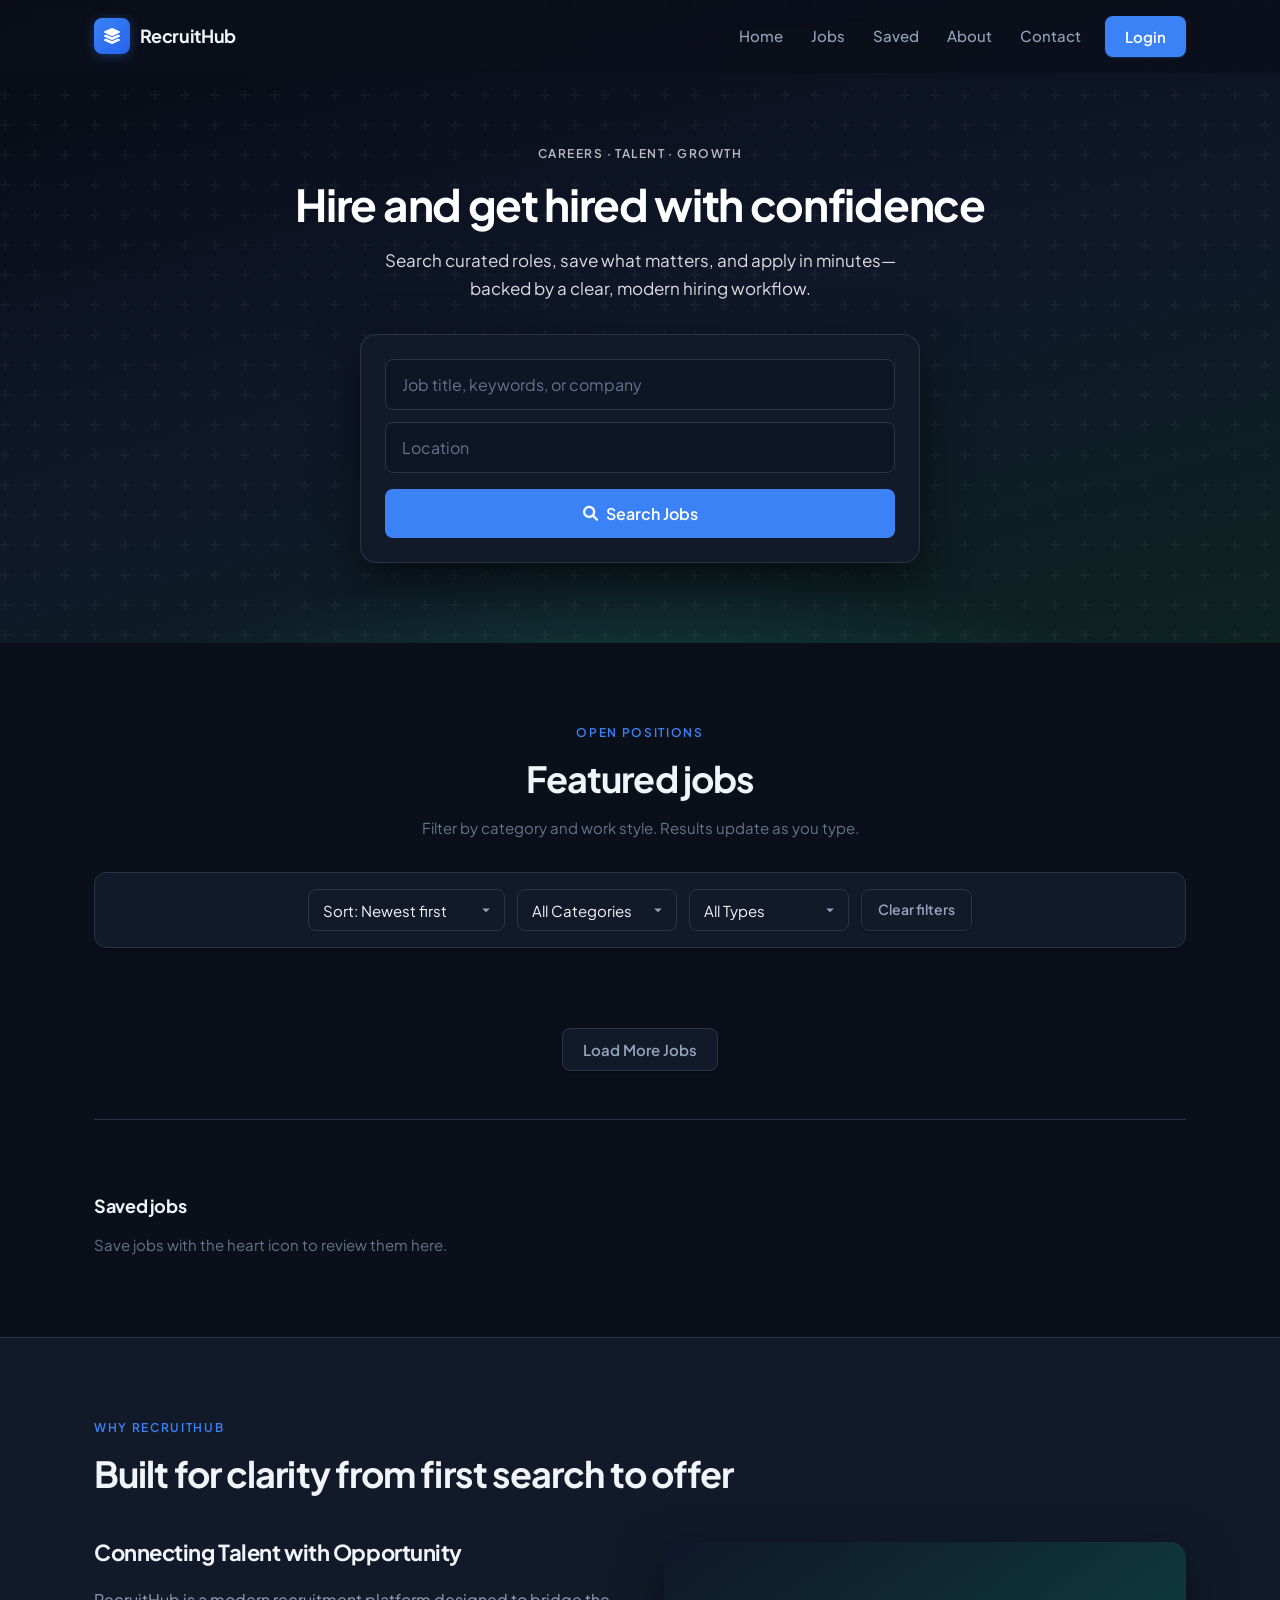
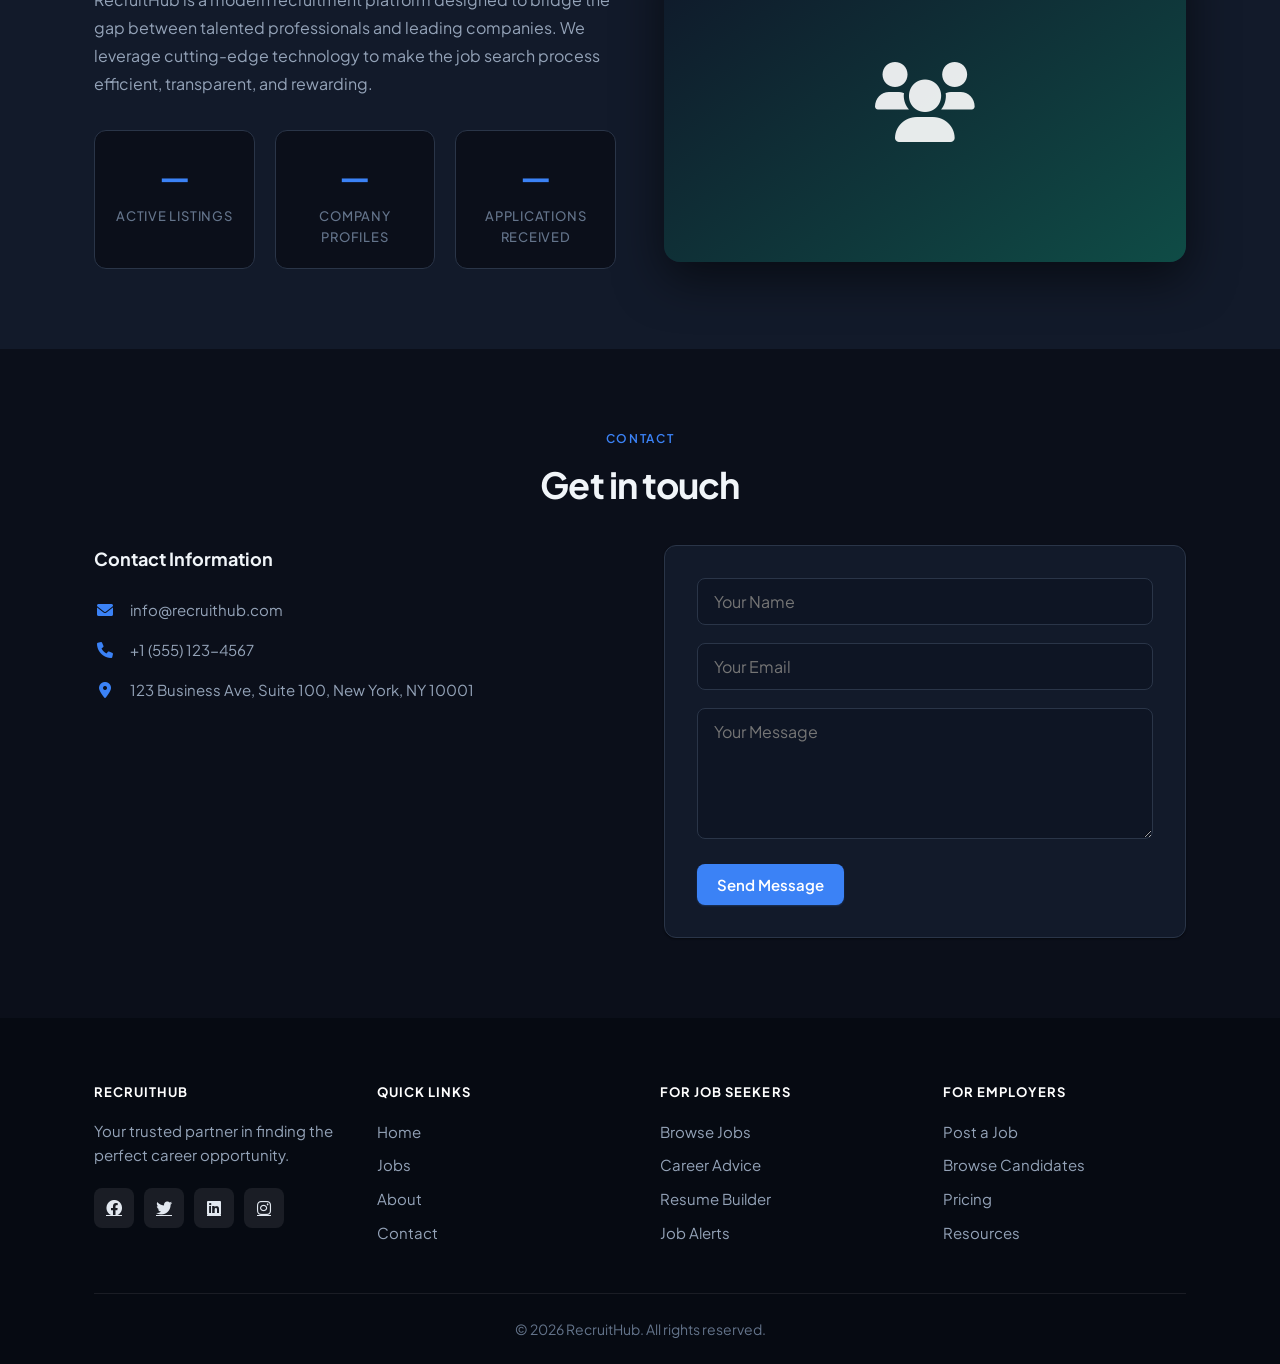
<file: index.html>
<!DOCTYPE html>
<html lang="en">
<head>
    <meta charset="UTF-8">
    <meta name="viewport" content="width=device-width, initial-scale=1.0">
    <title>RecruitHub — Find your next role</title>
    <link rel="preconnect" href="https://fonts.googleapis.com">
    <link rel="preconnect" href="https://fonts.gstatic.com" crossorigin>
    <link href="https://fonts.googleapis.com/css2?family=Plus+Jakarta+Sans:ital,wght@0,400;0,500;0,600;0,700;1,400&display=swap" rel="stylesheet">
    <link rel="stylesheet" href="styles.css">
    <link href="https://cdnjs.cloudflare.com/ajax/libs/font-awesome/6.0.0/css/all.min.css" rel="stylesheet">
</head>
<body class="site">
    <!-- Header -->
    <header class="header" id="siteHeader">
        <nav class="navbar" aria-label="Primary">
            <div class="nav-container">
                <a href="#home" class="nav-logo">
                    <span class="nav-logo-mark" aria-hidden="true"><i class="fas fa-layer-group"></i></span>
                    <span class="nav-logo-text">RecruitHub</span>
                </a>
                <ul class="nav-menu">
                    <li class="nav-item">
                        <a href="#home" class="nav-link">Home</a>
                    </li>
                    <li class="nav-item">
                        <a href="#jobs" class="nav-link">Jobs</a>
                    </li>
                    <li class="nav-item">
                        <a href="#saved-jobs" class="nav-link" onclick="scrollToSaved(event)">Saved</a>
                    </li>
                    <li class="nav-item">
                        <a href="#about" class="nav-link">About</a>
                    </li>
                    <li class="nav-item">
                        <a href="#contact" class="nav-link">Contact</a>
                    </li>
                    <li class="nav-item nav-user-slot">
                        <span id="navUserLabel" class="nav-user-label muted" style="display:none;"></span>
                        <button type="button" id="navPrimaryBtn" class="btn btn-primary" onclick="showLoginModal()">Login</button>
                        <button type="button" id="navLogoutBtn" class="btn btn-secondary" style="display:none;" onclick="logoutUser()">Log out</button>
                    </li>
                </ul>
                <div class="hamburger">
                    <span class="bar"></span>
                    <span class="bar"></span>
                    <span class="bar"></span>
                </div>
            </div>
        </nav>
    </header>

    <!-- Hero Section -->
    <section id="home" class="hero">
        <div class="hero-bg" aria-hidden="true"></div>
        <div class="hero-content">
            <p class="hero-eyebrow">Careers · Talent · Growth</p>
            <h1>Hire and get hired with confidence</h1>
            <p class="hero-subtitle">Search curated roles, save what matters, and apply in minutes—backed by a clear, modern hiring workflow.</p>
            <div class="search-container">
                <div class="search-box">
                    <div class="search-input-group">
                        <input type="text" id="jobSearch" placeholder="Job title, keywords, or company" data-component-name="<input />">
                        <input type="text" id="locationSearch" placeholder="Location" data-component-name="<input />">
                    </div>
                    <button class="search-button" onclick="searchJobs()" data-component-name="<button />">
                        <i class="fas fa-search"></i> Search Jobs
                    </button>
                </div>
            </div>
        </div>
    </section>

    <!-- Job Listings Section -->
    <section id="jobs" class="jobs-section">
        <div class="container">
            <div class="section-head">
                <p class="section-eyebrow">Open positions</p>
                <h2 class="section-title">Featured jobs</h2>
                <p class="section-lead muted">Filter by category and work style. Results update as you type.</p>
            </div>
            <p id="jobResultsMeta" class="job-results-meta muted" aria-live="polite"></p>
            <div class="filter-container filter-container-extended">
                <select id="sortJobs" onchange="onSortChange()" title="Sort jobs">
                    <option value="newest">Sort: Newest first</option>
                    <option value="title">Sort: Title (A–Z)</option>
                    <option value="company">Sort: Company (A–Z)</option>
                </select>
                <select id="categoryFilter" onchange="filterJobs()">
                    <option value="">All Categories</option>
                    <option value="technology">Technology</option>
                    <option value="marketing">Marketing</option>
                    <option value="sales">Sales</option>
                    <option value="finance">Finance</option>
                    <option value="healthcare">Healthcare</option>
                </select>
                <select id="typeFilter" onchange="filterJobs()">
                    <option value="">All Types</option>
                    <option value="full-time">Full Time</option>
                    <option value="part-time">Part Time</option>
                    <option value="remote">Remote</option>
                    <option value="contract">Contract</option>
                </select>
                <button type="button" class="btn btn-secondary btn-compact" onclick="clearJobFilters()">Clear filters</button>
            </div>
            <div class="job-grid" id="jobGrid">
                <!-- Jobs will be dynamically loaded here -->
            </div>
            <div class="load-more-container">
                <button class="btn btn-secondary" onclick="loadMoreJobs()">Load More Jobs</button>
            </div>
            <div id="saved-jobs" class="saved-jobs-block">
                <h3 class="subsection-title">Saved jobs</h3>
                <p id="savedJobsHint" class="muted">Save jobs with the heart icon to review them here.</p>
                <div id="savedJobsList" class="saved-jobs-list"></div>
            </div>
        </div>
    </section>

    <!-- About Section -->
    <section id="about" class="about-section">
        <div class="container">
            <div class="section-head section-head-left">
                <p class="section-eyebrow">Why RecruitHub</p>
                <h2 class="section-title">Built for clarity from first search to offer</h2>
            </div>
            <div class="about-content">
                <div class="about-text">
                    <h3>Connecting Talent with Opportunity</h3>
                    <p>RecruitHub is a modern recruitment platform designed to bridge the gap between talented professionals and leading companies. We leverage cutting-edge technology to make the job search process efficient, transparent, and rewarding.</p>
                    <div class="stats">
                        <div class="stat">
                            <h4 id="statPublicJobs">—</h4>
                            <p>Active Listings</p>
                        </div>
                        <div class="stat">
                            <h4 id="statPublicCompanies">—</h4>
                            <p>Company Profiles</p>
                        </div>
                        <div class="stat">
                            <h4 id="statPublicApps">—</h4>
                            <p>Applications Received</p>
                        </div>
                    </div>
                </div>
                <div class="about-image">
                    <i class="fas fa-users"></i>
                </div>
            </div>
        </div>
    </section>

    <!-- Contact Section -->
    <section id="contact" class="contact-section">
        <div class="container">
            <div class="section-head">
                <p class="section-eyebrow">Contact</p>
                <h2 class="section-title">Get in touch</h2>
            </div>
            <div class="contact-content">
                <div class="contact-info">
                    <h3>Contact Information</h3>
                    <div class="contact-item">
                        <i class="fas fa-envelope"></i>
                        <span>info@recruithub.com</span>
                    </div>
                    <div class="contact-item">
                        <i class="fas fa-phone"></i>
                        <span>+1 (555) 123-4567</span>
                    </div>
                    <div class="contact-item">
                        <i class="fas fa-map-marker-alt"></i>
                        <span>123 Business Ave, Suite 100, New York, NY 10001</span>
                    </div>
                </div>
                <form class="contact-form" onsubmit="handleContactSubmit(event)">
                    <div class="form-group">
                        <input type="text" id="contactName" placeholder="Your Name" required>
                    </div>
                    <div class="form-group">
                        <input type="email" id="contactEmail" placeholder="Your Email" required>
                    </div>
                    <div class="form-group">
                        <textarea id="contactMessage" placeholder="Your Message" rows="5" required></textarea>
                    </div>
                    <button type="submit" class="btn btn-primary">Send Message</button>
                </form>
            </div>
        </div>
    </section>

    <!-- Footer -->
    <footer class="footer">
        <div class="container">
            <div class="footer-content">
                <div class="footer-section">
                    <h4>RecruitHub</h4>
                    <p>Your trusted partner in finding the perfect career opportunity.</p>
                    <div class="social-links">
                        <a href="#" onclick="socialDemo('Facebook'); return false;" aria-label="Facebook"><i class="fab fa-facebook"></i></a>
                        <a href="#" onclick="socialDemo('Twitter'); return false;" aria-label="Twitter"><i class="fab fa-twitter"></i></a>
                        <a href="#" onclick="socialDemo('LinkedIn'); return false;" aria-label="LinkedIn"><i class="fab fa-linkedin"></i></a>
                        <a href="#" onclick="socialDemo('Instagram'); return false;" aria-label="Instagram"><i class="fab fa-instagram"></i></a>
                    </div>
                </div>
                <div class="footer-section">
                    <h4>Quick Links</h4>
                    <ul>
                        <li><a href="#home">Home</a></li>
                        <li><a href="#jobs">Jobs</a></li>
                        <li><a href="#about">About</a></li>
                        <li><a href="#contact">Contact</a></li>
                    </ul>
                </div>
                <div class="footer-section">
                    <h4>For Job Seekers</h4>
                    <ul>
                        <li><a href="#jobs">Browse Jobs</a></li>
                        <li><a href="#" onclick="openCareerAdvice(); return false;">Career Advice</a></li>
                        <li><a href="#" onclick="openResumeBuilder(); return false;">Resume Builder</a></li>
                        <li><a href="#" onclick="openJobAlertsModal(); return false;">Job Alerts</a></li>
                    </ul>
                </div>
                <div class="footer-section">
                    <h4>For Employers</h4>
                    <ul>
                        <li><a href="#" onclick="goAdmin(event); return false;">Post a Job</a></li>
                        <li><a href="#" onclick="goAdmin(event); return false;">Browse Candidates</a></li>
                        <li><a href="#" onclick="openPricingModal(); return false;">Pricing</a></li>
                        <li><a href="#" onclick="openResourcesModal(); return false;">Resources</a></li>
                    </ul>
                </div>
            </div>
            <div class="footer-bottom">
                <p>&copy; <span id="footerYear"></span> RecruitHub. All rights reserved.</p>
            </div>
        </div>
    </footer>

    <!-- Login Modal -->
    <div id="loginModal" class="modal">
        <div class="modal-content">
            <span class="close" onclick="closeModal('loginModal')">&times;</span>
            <h2>Login to Your Account</h2>
            <form onsubmit="handleLogin(event)">
                <div class="form-group">
                    <input type="email" id="loginEmail" placeholder="Email Address" required>
                </div>
                <div class="form-group">
                    <input type="password" id="loginPassword" placeholder="Password" required>
                </div>
                <div class="form-options">
                    <label class="checkbox">
                        <input type="checkbox" id="loginRemember"> Remember me
                    </label>
                    <a href="#" class="forgot-password" onclick="openForgotPassword(); return false;">Forgot Password?</a>
                </div>
                <button type="submit" class="btn btn-primary full-width">Login</button>
                <div class="signup-link">
                    <p>Don't have an account? <a href="#" onclick="showSignupModal(); return false;">Sign up</a></p>
                </div>
            </form>
        </div>
    </div>

    <!-- Sign up modal -->
    <div id="signupModal" class="modal">
        <div class="modal-content">
            <span class="close" onclick="closeModal('signupModal')">&times;</span>
            <h2>Create an account</h2>
            <p class="muted">Demo accounts are stored in this browser only.</p>
            <form onsubmit="handleSignup(event)">
                <div class="form-group">
                    <input type="text" id="signupName" placeholder="Full name" required>
                </div>
                <div class="form-group">
                    <input type="email" id="signupEmail" placeholder="Email" required>
                </div>
                <div class="form-group">
                    <input type="password" id="signupPassword" placeholder="Password (min 6 characters)" minlength="6" required>
                </div>
                <div class="form-group">
                    <input type="password" id="signupPassword2" placeholder="Confirm password" minlength="6" required>
                </div>
                <button type="submit" class="btn btn-primary full-width">Create account</button>
                <p class="signup-link"><a href="#" onclick="closeModal('signupModal'); showLoginModal(); return false;">Already have an account? Log in</a></p>
            </form>
        </div>
    </div>

    <!-- Job alerts -->
    <div id="jobAlertsModal" class="modal">
        <div class="modal-content">
            <span class="close" onclick="closeModal('jobAlertsModal')">&times;</span>
            <h2>Job alerts</h2>
            <p class="muted">We will highlight matching roles on your next visit (saved in this browser).</p>
            <form onsubmit="saveJobAlert(event)">
                <div class="form-group">
                    <label for="alertEmail">Email (optional)</label>
                    <input type="email" id="alertEmail" placeholder="you@example.com">
                </div>
                <div class="form-group">
                    <label for="alertKeywords">Keywords (comma-separated)</label>
                    <input type="text" id="alertKeywords" placeholder="e.g. React, remote, marketing" required>
                </div>
                <button type="submit" class="btn btn-primary full-width">Save alert preferences</button>
            </form>
            <div id="alertsSummary" class="alerts-summary muted"></div>
        </div>
    </div>

    <!-- Utility content (career tips, pricing, etc.) -->
    <div id="utilityModal" class="modal">
        <div class="modal-content modal-wide">
            <span class="close" onclick="closeModal('utilityModal')">&times;</span>
            <h2 id="utilityModalTitle">RecruitHub</h2>
            <div id="utilityModalBody" class="utility-modal-body"></div>
        </div>
    </div>

    <!-- Job detail modal -->
    <div id="jobDetailModal" class="modal">
        <div class="modal-content modal-wide">
            <span class="close" onclick="closeModal('jobDetailModal')">&times;</span>
            <h2 id="jobDetailTitle">Job details</h2>
            <div id="jobDetailBody" class="job-detail-body"></div>
        </div>
    </div>

    <!-- Job Application Modal -->
    <div id="applicationModal" class="modal">
        <div class="modal-content">
            <span class="close" onclick="closeModal('applicationModal')">&times;</span>
            <h2>Apply for Position</h2>
            <p id="applyJobTitle" class="apply-job-title muted"></p>
            <form onsubmit="handleApplication(event)">
                <div class="form-group">
                    <input type="text" id="applicantName" placeholder="Full Name" required>
                </div>
                <div class="form-group">
                    <input type="email" id="applicantEmail" placeholder="Email Address" required>
                </div>
                <div class="form-group">
                    <input type="tel" id="applicantPhone" placeholder="Phone Number" required>
                </div>
                <div class="form-group">
                    <textarea id="coverLetter" placeholder="Cover Letter" rows="4" required></textarea>
                </div>
                <div class="form-group">
                    <label for="resume">Upload Resume (PDF/DOC)</label>
                    <input type="file" id="resume" accept=".pdf,.doc,.docx" required>
                </div>
                <button type="submit" class="btn btn-primary full-width">Submit Application</button>
            </form>
        </div>
    </div>

    <script src="script.js"></script>
</body>
</html>
</file>
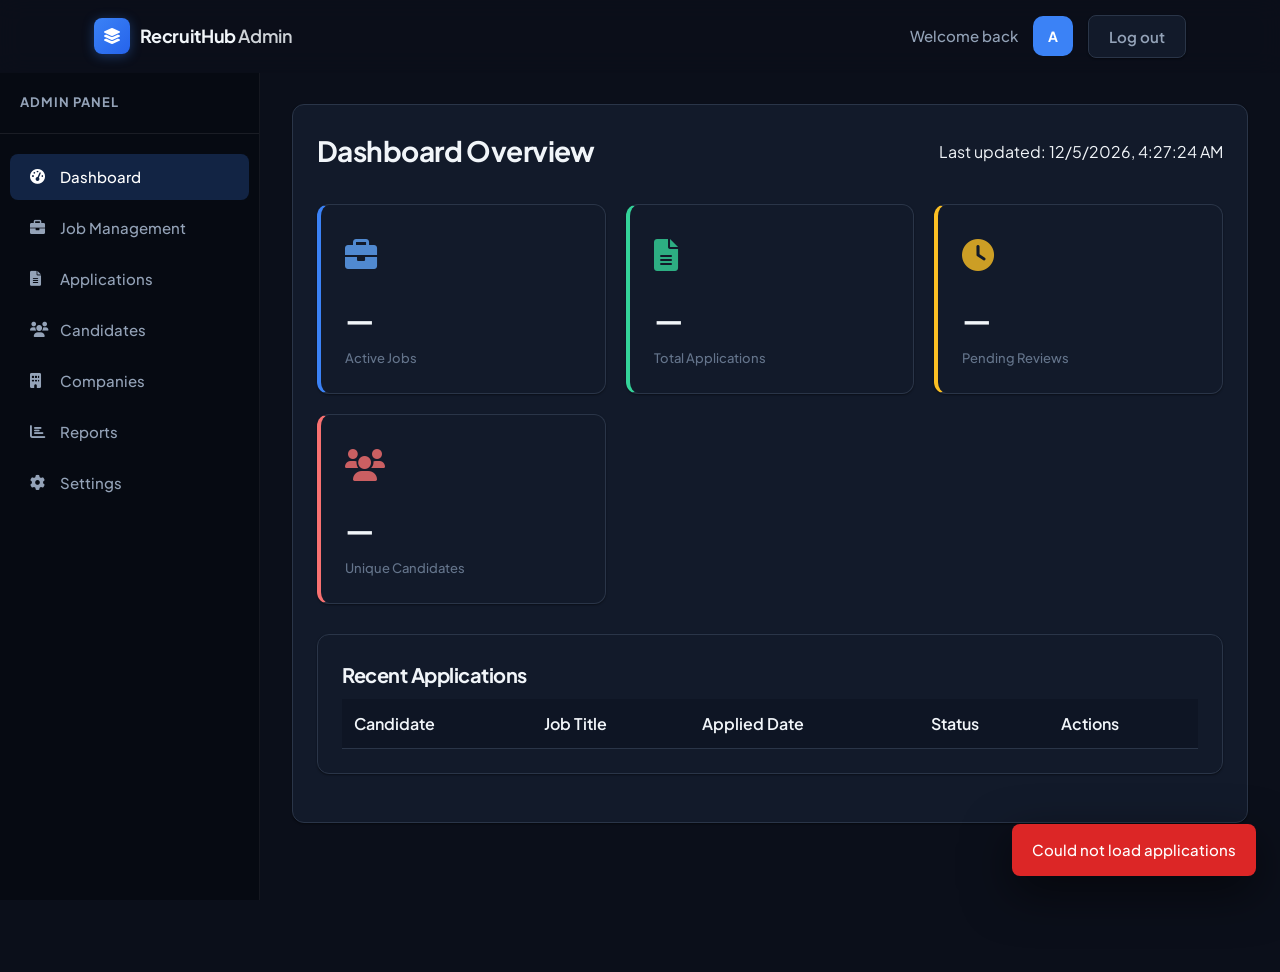
<file: admin.html>
<!DOCTYPE html>
<html lang="en">
<head>
    <meta charset="UTF-8">
    <meta name="viewport" content="width=device-width, initial-scale=1.0">
    <title>Admin — RecruitHub</title>
    <link rel="preconnect" href="https://fonts.googleapis.com">
    <link rel="preconnect" href="https://fonts.gstatic.com" crossorigin>
    <link href="https://fonts.googleapis.com/css2?family=Plus+Jakarta+Sans:ital,wght@0,400;0,500;0,600;0,700;1,400&display=swap" rel="stylesheet">
    <link rel="stylesheet" href="styles.css">
    <link href="https://cdnjs.cloudflare.com/ajax/libs/font-awesome/6.0.0/css/all.min.css" rel="stylesheet">
    <style>
        .admin-container {
            display: flex;
            min-height: 100vh;
            margin-top: var(--header-height, 72px);
        }
        
        .sidebar {
            width: 260px;
            background: var(--color-hero-deep, #0f172a);
            color: #fff;
            padding: 20px 0;
            position: fixed;
            height: calc(100vh - var(--header-height, 72px));
            overflow-y: auto;
            border-right: 1px solid rgba(255,255,255,0.06);
        }
        
        .sidebar-header {
            padding: 0 20px 20px;
            border-bottom: 1px solid rgba(255,255,255,0.08);
            margin-bottom: 20px;
        }
        
        .sidebar-header h3 {
            font-size: 0.8125rem;
            font-weight: 700;
            text-transform: uppercase;
            letter-spacing: 0.08em;
            color: #94a3b8;
        }
        
        .sidebar-menu {
            list-style: none;
        }
        
        .sidebar-menu li {
            margin-bottom: 5px;
        }
        
        .sidebar-menu a {
            display: flex;
            align-items: center;
            padding: 11px 20px;
            margin: 0 10px;
            border-radius: 8px;
            color: #94a3b8;
            text-decoration: none;
            font-weight: 500;
            font-size: 0.9375rem;
            transition: background 0.2s ease, color 0.2s ease;
        }
        
        .sidebar-menu a:hover {
            background: rgba(255,255,255,0.06);
            color: #e2e8f0;
        }
        
        .sidebar-menu a.active {
            background: rgba(59, 130, 246, 0.22);
            color: #fff;
        }
        
        .sidebar-menu i {
            margin-right: 10px;
            width: 20px;
        }
        
        .main-content {
            flex: 1;
            margin-left: 260px;
            padding: 32px;
            background: var(--color-bg, #0b0f1a);
        }
        
        .dashboard-header {
            display: flex;
            justify-content: space-between;
            align-items: center;
            margin-bottom: 30px;
        }
        
        .dashboard-title {
            font-size: 1.75rem;
            font-weight: 700;
            letter-spacing: -0.02em;
            color: var(--color-text, #f1f5f9);
        }
        
        .user-info {
            display: flex;
            align-items: center;
            gap: 15px;
        }
        
        .user-avatar {
            width: 40px;
            height: 40px;
            border-radius: 10px;
            background: var(--color-primary, #1d4ed8);
            color: white;
            display: flex;
            align-items: center;
            justify-content: center;
            font-weight: 700;
            font-size: 0.875rem;
        }
        
        .stats-grid {
            display: grid;
            grid-template-columns: repeat(auto-fit, minmax(250px, 1fr));
            gap: 20px;
            margin-bottom: 30px;
        }
        
        .stat-card {
            background: var(--color-surface, #121a2a);
            padding: 1.5rem;
            border-radius: 12px;
            box-shadow: var(--shadow-sm);
            border: 1px solid var(--color-border, #2a3548);
            border-left: 4px solid var(--color-primary, #3b82f6);
        }
        
        .stat-card.success {
            border-left-color: #34d399;
        }
        
        .stat-card.warning {
            border-left-color: #fbbf24;
        }
        
        .stat-card.danger {
            border-left-color: #f87171;
        }
        
        .stat-icon {
            font-size: 2rem;
            margin-bottom: 15px;
            opacity: 0.8;
        }
        
        .stat-value {
            font-size: 1.875rem;
            font-weight: 700;
            letter-spacing: -0.03em;
            color: var(--color-text, #f1f5f9);
            margin-bottom: 5px;
        }
        
        .stat-label {
            color: var(--color-muted, #64748b);
            font-size: 0.8125rem;
            font-weight: 500;
        }
        
        .content-section {
            background: var(--color-surface, #121a2a);
            border-radius: 12px;
            padding: 1.5rem;
            border: 1px solid var(--color-border, #2a3548);
            box-shadow: var(--shadow-sm);
            margin-bottom: 1.5rem;
        }
        
        .section-header {
            display: flex;
            justify-content: space-between;
            align-items: center;
            margin-bottom: 20px;
        }
        
        .admin-app .section-title {
            font-size: 1.25rem;
            font-weight: 700;
            color: var(--color-text, #f1f5f9);
        }
        
        .table-container {
            overflow-x: auto;
        }
        
        .data-table {
            width: 100%;
            border-collapse: collapse;
        }
        
        .data-table th,
        .data-table td {
            padding: 12px;
            text-align: left;
            border-bottom: 1px solid var(--color-border, #2a3548);
            color: var(--color-text-secondary, #94a3b8);
        }
        
        .data-table td:first-child {
            color: var(--color-text, #f1f5f9);
        }
        
        .data-table th {
            background: var(--color-field, #0e1524);
            font-weight: 600;
            color: var(--color-text, #f1f5f9);
        }
        
        .data-table tr:hover {
            background: rgba(59, 130, 246, 0.06);
        }
        
        .status-badge {
            padding: 4px 12px;
            border-radius: 20px;
            font-size: 0.85rem;
            font-weight: 500;
        }
        
        .status-pending {
            background: rgba(251, 191, 36, 0.15);
            color: #fcd34d;
        }
        
        .status-reviewed {
            background: rgba(59, 130, 246, 0.18);
            color: #93c5fd;
        }
        
        .status-accepted {
            background: rgba(52, 211, 153, 0.15);
            color: #6ee7b7;
        }
        
        .status-rejected {
            background: rgba(248, 113, 113, 0.15);
            color: #fca5a5;
        }

        .job-status-active {
            background: rgba(52, 211, 153, 0.15);
            color: #6ee7b7;
        }

        .job-status-inactive {
            background: rgba(148, 163, 184, 0.12);
            color: #cbd5e1;
        }

        .app-detail-cover {
            max-height: 220px;
            overflow: auto;
            padding: 12px;
            background: var(--color-field, #0e1524);
            border: 1px solid var(--color-border, #2a3548);
            border-radius: 8px;
            font-size: 0.95rem;
            text-align: left;
            color: var(--color-text-secondary, #94a3b8);
        }

        .reports-breakdown {
            text-align: left;
            line-height: 1.7;
        }

        a.btn-sm {
            display: inline-block;
            padding: 8px 14px;
            font-size: 0.85rem;
            margin-top: 8px;
            text-decoration: none;
        }
        
        .action-buttons {
            display: flex;
            gap: 8px;
        }
        
        .btn-sm {
            padding: 6px 12px;
            font-size: 0.85rem;
        }
        
        .btn-view {
            background: var(--color-primary, #3b82f6);
            color: white;
            border: none;
            border-radius: 8px;
            cursor: pointer;
        }
        
        .btn-edit {
            background: rgba(251, 191, 36, 0.2);
            color: #fcd34d;
            border: 1px solid rgba(251, 191, 36, 0.35);
        }
        
        .btn-delete {
            background: rgba(248, 113, 113, 0.2);
            color: #fca5a5;
            border: 1px solid rgba(248, 113, 113, 0.35);
        }
        
        .chart-container {
            height: 300px;
            margin-bottom: 30px;
        }
        
        .job-form {
            display: grid;
            grid-template-columns: repeat(auto-fit, minmax(300px, 1fr));
            gap: 20px;
        }
        
        .form-group {
            margin-bottom: 20px;
        }
        
        .form-group label {
            display: block;
            margin-bottom: 5px;
            font-weight: 500;
            color: var(--color-text-secondary, #94a3b8);
        }
        
        .form-group input,
        .form-group select,
        .form-group textarea {
            width: 100%;
            padding: 10px;
            border: 1px solid var(--color-border, #2a3548);
            border-radius: 6px;
            font-size: 1rem;
            outline: none;
            transition: border-color 0.3s ease, box-shadow 0.3s ease;
            background: var(--color-field, #0e1524);
            color: var(--color-text, #f1f5f9);
        }
        
        .form-group input:focus,
        .form-group select:focus,
        .form-group textarea:focus {
            border-color: var(--color-primary, #3b82f6);
            box-shadow: 0 0 0 3px var(--color-primary-muted, rgba(59, 130, 246, 0.18));
        }
        
        .form-group textarea {
            resize: vertical;
            min-height: 100px;
        }
        
        @media (max-width: 768px) {
            .admin-container {
                flex-direction: column;
            }
            
            .sidebar {
                width: 100%;
                height: auto;
                position: relative;
            }
            
            .main-content {
                margin-left: 0;
            }
            
            .stats-grid {
                grid-template-columns: 1fr;
            }
            
            .dashboard-header {
                flex-direction: column;
                gap: 20px;
                align-items: flex-start;
            }
        }
    </style>
</head>
<body class="site admin-app">
    <!-- Header -->
    <header class="header" id="siteHeader">
        <nav class="navbar" aria-label="Admin">
            <div class="nav-container">
                <a href="/" class="nav-logo">
                    <span class="nav-logo-mark" aria-hidden="true"><i class="fas fa-layer-group"></i></span>
                    <span class="nav-logo-text">RecruitHub <span style="font-weight:600;opacity:.85">Admin</span></span>
                </a>
                <div class="user-info">
                    <span style="color:var(--color-text-secondary);font-size:0.9375rem;font-weight:500">Welcome back</span>
                    <div class="user-avatar" aria-hidden="true">A</div>
                    <button type="button" class="btn btn-secondary" onclick="logout()">Log out</button>
                </div>
            </div>
        </nav>
    </header>

    <div class="admin-container">
        <!-- Sidebar -->
        <aside class="sidebar">
            <div class="sidebar-header">
                <h3>Admin Panel</h3>
            </div>
            <ul class="sidebar-menu">
                <li>
                    <a href="#dashboard" class="active" onclick="showSection('dashboard')">
                        <i class="fas fa-tachometer-alt"></i>
                        Dashboard
                    </a>
                </li>
                <li>
                    <a href="#jobs" onclick="showSection('jobs')">
                        <i class="fas fa-briefcase"></i>
                        Job Management
                    </a>
                </li>
                <li>
                    <a href="#applications" onclick="showSection('applications')">
                        <i class="fas fa-file-alt"></i>
                        Applications
                    </a>
                </li>
                <li>
                    <a href="#candidates" onclick="showSection('candidates')">
                        <i class="fas fa-users"></i>
                        Candidates
                    </a>
                </li>
                <li>
                    <a href="#companies" onclick="showSection('companies')">
                        <i class="fas fa-building"></i>
                        Companies
                    </a>
                </li>
                <li>
                    <a href="#reports" onclick="showSection('reports')">
                        <i class="fas fa-chart-bar"></i>
                        Reports
                    </a>
                </li>
                <li>
                    <a href="#settings" onclick="showSection('settings')">
                        <i class="fas fa-cog"></i>
                        Settings
                    </a>
                </li>
            </ul>
        </aside>

        <!-- Main Content -->
        <main class="main-content">
            <!-- Dashboard Section -->
            <section id="dashboard-section" class="content-section">
                <div class="dashboard-header">
                    <h1 class="dashboard-title">Dashboard Overview</h1>
                    <div class="user-info">
                        <span>Last updated: <span id="lastUpdated"></span></span>
                    </div>
                </div>

                <div class="stats-grid">
                    <div class="stat-card">
                        <div class="stat-icon" style="color: #60a5fa;">
                            <i class="fas fa-briefcase"></i>
                        </div>
                        <div class="stat-value" id="statActiveJobs">—</div>
                        <div class="stat-label">Active Jobs</div>
                    </div>
                    <div class="stat-card success">
                        <div class="stat-icon" style="color: #34d399;">
                            <i class="fas fa-file-alt"></i>
                        </div>
                        <div class="stat-value" id="statTotalApplications">—</div>
                        <div class="stat-label">Total Applications</div>
                    </div>
                    <div class="stat-card warning">
                        <div class="stat-icon" style="color: #fbbf24;">
                            <i class="fas fa-clock"></i>
                        </div>
                        <div class="stat-value" id="statPending">—</div>
                        <div class="stat-label">Pending Reviews</div>
                    </div>
                    <div class="stat-card danger">
                        <div class="stat-icon" style="color: #f87171;">
                            <i class="fas fa-users"></i>
                        </div>
                        <div class="stat-value" id="statCandidates">—</div>
                        <div class="stat-label">Unique Candidates</div>
                    </div>
                </div>

                <div class="content-section">
                    <h3 class="section-title">Recent Applications</h3>
                    <div class="table-container">
                        <table class="data-table">
                            <thead>
                                <tr>
                                    <th>Candidate</th>
                                    <th>Job Title</th>
                                    <th>Applied Date</th>
                                    <th>Status</th>
                                    <th>Actions</th>
                                </tr>
                            </thead>
                            <tbody id="recentApplications">
                                <!-- Applications will be loaded here -->
                            </tbody>
                        </table>
                    </div>
                </div>
            </section>

            <!-- Jobs Management Section -->
            <section id="jobs-section" class="content-section" style="display: none;">
                <div class="section-header">
                    <h2 class="section-title">Job Management</h2>
                    <button type="button" class="btn btn-primary" onclick="newJobForm()">
                        <i class="fas fa-plus"></i> Post New Job
                    </button>
                </div>

                <div class="table-container">
                    <table class="data-table">
                        <thead>
                            <tr>
                                <th>Job Title</th>
                                <th>Company</th>
                                <th>Location</th>
                                <th>Type</th>
                                <th>Applications</th>
                                <th>Status</th>
                                <th>Actions</th>
                            </tr>
                        </thead>
                        <tbody id="jobsTable">
                            <!-- Jobs will be loaded here -->
                        </tbody>
                    </table>
                </div>
            </section>

            <!-- Applications Section -->
            <section id="applications-section" class="content-section" style="display: none;">
                <div class="section-header">
                    <h2 class="section-title">Application Management</h2>
                    <div class="filter-container">
                        <select id="applicationFilter" onchange="filterApplications()">
                            <option value="">All Status</option>
                            <option value="pending">Pending</option>
                            <option value="reviewed">Reviewed</option>
                            <option value="accepted">Accepted</option>
                            <option value="rejected">Rejected</option>
                        </select>
                    </div>
                </div>

                <div class="table-container">
                    <table class="data-table">
                        <thead>
                            <tr>
                                <th>Application ID</th>
                                <th>Candidate Name</th>
                                <th>Email</th>
                                <th>Job Title</th>
                                <th>Applied Date</th>
                                <th>Status</th>
                                <th>Actions</th>
                            </tr>
                        </thead>
                        <tbody id="applicationsTable">
                            <!-- Applications will be loaded here -->
                        </tbody>
                    </table>
                </div>
            </section>

            <!-- Candidates (deduped by email) -->
            <section id="candidates-section" class="content-section" style="display: none;">
                <div class="section-header">
                    <h2 class="section-title">Candidates</h2>
                    <p class="stat-label">Unique applicants by email across all jobs.</p>
                </div>
                <div class="table-container">
                    <table class="data-table">
                        <thead>
                            <tr>
                                <th>Name</th>
                                <th>Email</th>
                                <th>Applications</th>
                                <th>Last applied</th>
                            </tr>
                        </thead>
                        <tbody id="candidatesTable"></tbody>
                    </table>
                </div>
            </section>

            <!-- Companies -->
            <section id="companies-section" class="content-section" style="display: none;">
                <div class="section-header">
                    <h2 class="section-title">Companies</h2>
                    <button type="button" class="btn btn-primary" onclick="openCompanyModal()">
                        <i class="fas fa-plus"></i> Add Company
                    </button>
                </div>
                <div class="table-container">
                    <table class="data-table">
                        <thead>
                            <tr>
                                <th>Name</th>
                                <th>Industry</th>
                                <th>Location</th>
                                <th>Size</th>
                                <th>Actions</th>
                            </tr>
                        </thead>
                        <tbody id="companiesTable"></tbody>
                    </table>
                </div>
            </section>

            <!-- Reports -->
            <section id="reports-section" class="content-section" style="display: none;">
                <div class="section-header">
                    <h2 class="section-title">Reports</h2>
                </div>
                <div id="reportsBreakdown" class="reports-breakdown"></div>
            </section>

            <!-- Settings / inbound -->
            <section id="settings-section" class="content-section" style="display: none;">
                <div class="section-header">
                    <h2 class="section-title">Inbound contact</h2>
                    <button type="button" class="btn btn-secondary" onclick="loadContactMessages()">Refresh</button>
                </div>
                <div class="table-container">
                    <table class="data-table">
                        <thead>
                            <tr>
                                <th>Date</th>
                                <th>Name</th>
                                <th>Email</th>
                                <th>Message (excerpt)</th>
                            </tr>
                        </thead>
                        <tbody id="contactMessagesBody"></tbody>
                    </table>
                </div>
            </section>

            <!-- Job Form Modal -->
            <div id="jobModal" class="modal">
                <div class="modal-content" style="max-width: 800px;">
                    <span class="close" onclick="closeModal('jobModal')">&times;</span>
                    <h2 id="jobModalHeading">Post New Job</h2>
                    <input type="hidden" id="editingJobId" value="">
                    <form class="job-form" onsubmit="handleJobSubmit(event)">
                        <div class="form-group">
                            <label for="jobTitle">Job Title</label>
                            <input type="text" id="jobTitle" required>
                        </div>
                        <div class="form-group">
                            <label for="jobCompany">Company</label>
                            <input type="text" id="jobCompany" required>
                        </div>
                        <div class="form-group">
                            <label for="jobLocation">Location</label>
                            <input type="text" id="jobLocation" required>
                        </div>
                        <div class="form-group">
                            <label for="jobType">Job Type</label>
                            <select id="jobType" required>
                                <option value="">Select Type</option>
                                <option value="full-time">Full Time</option>
                                <option value="part-time">Part Time</option>
                                <option value="remote">Remote</option>
                                <option value="contract">Contract</option>
                            </select>
                        </div>
                        <div class="form-group">
                            <label for="jobCategory">Category</label>
                            <select id="jobCategory" required>
                                <option value="">Select Category</option>
                                <option value="technology">Technology</option>
                                <option value="marketing">Marketing</option>
                                <option value="sales">Sales</option>
                                <option value="finance">Finance</option>
                                <option value="healthcare">Healthcare</option>
                            </select>
                        </div>
                        <div class="form-group">
                            <label for="jobSalary">Salary Range</label>
                            <input type="text" id="jobSalary" placeholder="e.g., $60,000 - $80,000" required>
                        </div>
                        <div class="form-group" style="grid-column: 1 / -1;">
                            <label for="jobDescription">Job Description</label>
                            <textarea id="jobDescription" rows="4" required></textarea>
                        </div>
                        <div class="form-group" style="grid-column: 1 / -1;">
                            <label for="jobTags">Tags (comma-separated)</label>
                            <input type="text" id="jobTags" placeholder="e.g., JavaScript, React, Node.js">
                        </div>
                        <div class="form-group">
                            <label for="jobStatus">Listing visibility</label>
                            <select id="jobStatus">
                                <option value="active">Active (visible on careers page)</option>
                                <option value="inactive">Inactive (hidden)</option>
                            </select>
                        </div>
                        <div style="grid-column: 1 / -1;">
                            <button type="submit" class="btn btn-primary">Save Job</button>
                            <button type="button" class="btn btn-secondary" onclick="closeModal('jobModal')">Cancel</button>
                        </div>
                    </form>
                </div>
            </div>

            <!-- Company modal -->
            <div id="companyModal" class="modal">
                <div class="modal-content" style="max-width: 640px;">
                    <span class="close" onclick="closeModal('companyModal')">&times;</span>
                    <h2 id="companyModalHeading">Add Company</h2>
                    <input type="hidden" id="editingCompanyId" value="">
                    <form id="companyForm" class="job-form" onsubmit="handleCompanySubmit(event)">
                        <div class="form-group" style="grid-column: 1 / -1;">
                            <label for="companyName">Name</label>
                            <input type="text" id="companyName" required>
                        </div>
                        <div class="form-group">
                            <label for="companyIndustry">Industry</label>
                            <input type="text" id="companyIndustry">
                        </div>
                        <div class="form-group">
                            <label for="companyLocation">Location</label>
                            <input type="text" id="companyLocation">
                        </div>
                        <div class="form-group">
                            <label for="companySize">Size</label>
                            <select id="companySize">
                                <option value="">—</option>
                                <option value="Small">Small</option>
                                <option value="Medium">Medium</option>
                                <option value="Large">Large</option>
                            </select>
                        </div>
                        <div class="form-group">
                            <label for="companyWebsite">Website</label>
                            <input type="url" id="companyWebsite" placeholder="https://">
                        </div>
                        <div class="form-group">
                            <label for="companyLogo">Logo URL</label>
                            <input type="url" id="companyLogo" placeholder="https://">
                        </div>
                        <div class="form-group" style="grid-column: 1 / -1;">
                            <label for="companyDescription">Description</label>
                            <textarea id="companyDescription" rows="3"></textarea>
                        </div>
                        <div style="grid-column: 1 / -1;">
                            <button type="submit" class="btn btn-primary">Save Company</button>
                            <button type="button" class="btn btn-secondary" onclick="closeModal('companyModal')">Cancel</button>
                        </div>
                    </form>
                </div>
            </div>

            <!-- Application detail -->
            <div id="applicationDetailModal" class="modal">
                <div class="modal-content" style="max-width: 720px;">
                    <span class="close" onclick="closeModal('applicationDetailModal')">&times;</span>
                    <h2>Application detail</h2>
                    <input type="hidden" id="appDetailId" value="">
                    <p><strong>Name:</strong> <span id="appDetailName"></span></p>
                    <p><strong>Email:</strong> <span id="appDetailEmail"></span></p>
                    <p><strong>Phone:</strong> <span id="appDetailPhone"></span></p>
                    <p><strong>Role:</strong> <span id="appDetailJob"></span></p>
                    <p><a id="appResumeLink" class="btn btn-primary btn-sm" href="#" target="_blank" rel="noopener">Download resume</a></p>
                    <h3 class="section-title" style="margin-top:1rem;">Cover letter</h3>
                    <div id="appDetailCover" class="app-detail-cover"></div>
                    <h3 class="section-title" style="margin-top:1rem;">Internal notes</h3>
                    <textarea id="appDetailNotes" rows="4" style="width:100%;padding:10px;border:1px solid var(--color-border);border-radius:6px;background:var(--color-field);color:var(--color-text);"></textarea>
                    <div style="margin-top:12px;">
                        <button type="button" class="btn btn-primary" onclick="saveApplicationNotes()">Save notes</button>
                    </div>
                </div>
            </div>
        </main>
    </div>

    <script src="admin.js"></script>
</body>
</html>
</file>
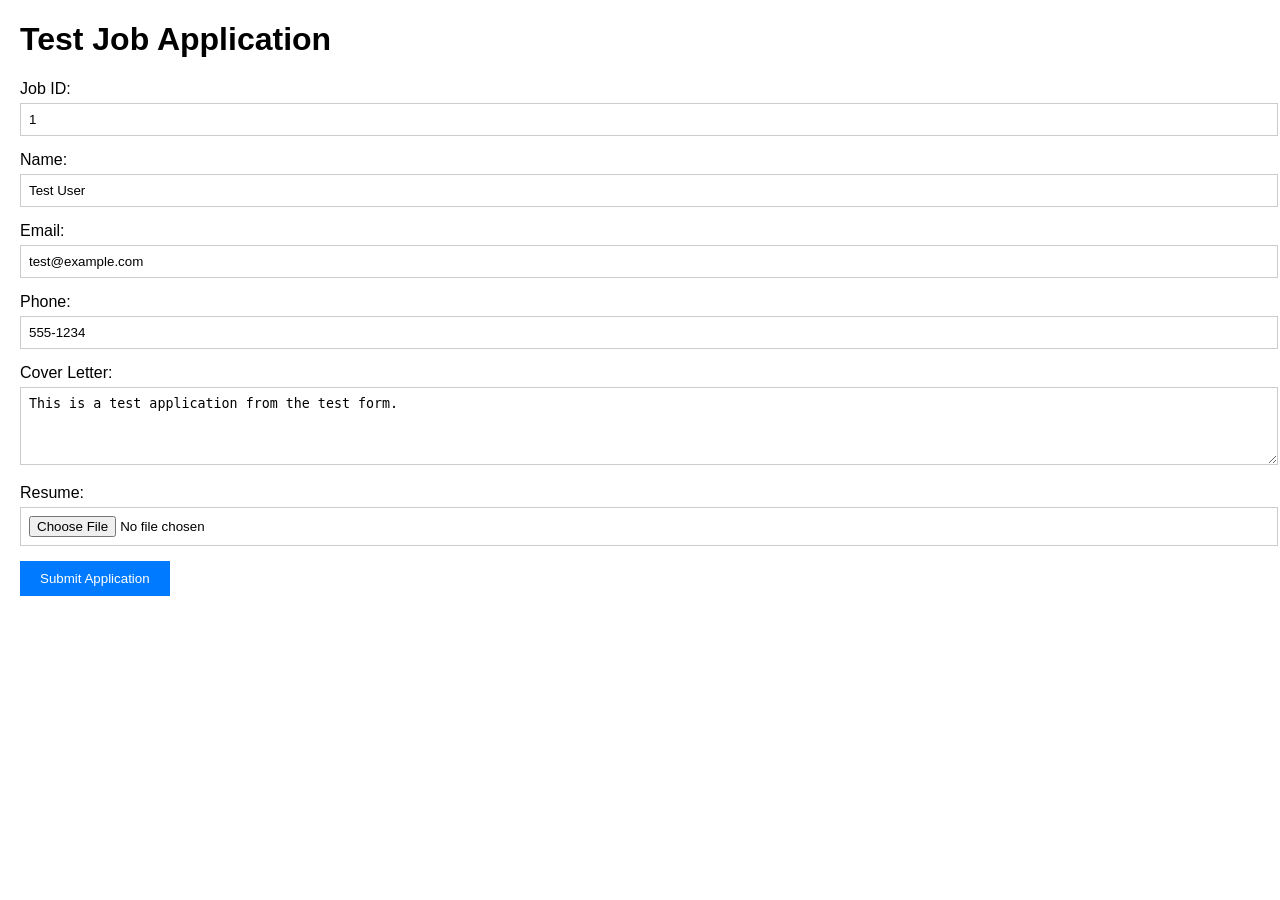
<file: test_form.html>
<!DOCTYPE html>
<html lang="en">
<head>
    <meta charset="UTF-8">
    <meta name="viewport" content="width=device-width, initial-scale=1.0">
    <title>Test Application Form</title>
    <style>
        body { font-family: Arial, sans-serif; margin: 20px; }
        .form-group { margin-bottom: 15px; }
        label { display: block; margin-bottom: 5px; }
        input, textarea { width: 100%; padding: 8px; border: 1px solid #ccc; }
        button { padding: 10px 20px; background: #007bff; color: white; border: none; cursor: pointer; }
        .result { margin-top: 20px; padding: 10px; border: 1px solid #ccc; }
    </style>
</head>
<body>
    <h1>Test Job Application</h1>
    
    <form id="applicationForm">
        <div class="form-group">
            <label>Job ID:</label>
            <input type="number" id="jobId" value="1" required>
        </div>
        
        <div class="form-group">
            <label>Name:</label>
            <input type="text" id="name" value="Test User" required>
        </div>
        
        <div class="form-group">
            <label>Email:</label>
            <input type="email" id="email" value="test@example.com" required>
        </div>
        
        <div class="form-group">
            <label>Phone:</label>
            <input type="tel" id="phone" value="555-1234" required>
        </div>
        
        <div class="form-group">
            <label>Cover Letter:</label>
            <textarea id="coverLetter" rows="4" required>This is a test application from the test form.</textarea>
        </div>
        
        <div class="form-group">
            <label>Resume:</label>
            <input type="file" id="resume" accept=".pdf,.doc,.docx" required>
        </div>
        
        <button type="submit">Submit Application</button>
    </form>
    
    <div id="result" class="result" style="display: none;"></div>
    
    <script>
        document.getElementById('applicationForm').addEventListener('submit', async function(e) {
            e.preventDefault();
            
            const formData = new FormData();
            formData.append('job_id', document.getElementById('jobId').value);
            formData.append('applicant_name', document.getElementById('name').value);
            formData.append('applicant_email', document.getElementById('email').value);
            formData.append('applicant_phone', document.getElementById('phone').value);
            formData.append('cover_letter', document.getElementById('coverLetter').value);
            formData.append('resume', document.getElementById('resume').files[0]);
            
            try {
                const response = await fetch('http://localhost:5001/api/applications', {
                    method: 'POST',
                    body: formData
                });
                
                const result = document.getElementById('result');
                if (response.ok) {
                    const data = await response.json();
                    result.innerHTML = `
                        <h3>✅ Success!</h3>
                        <p>Application ID: ${data.id}</p>
                        <p>Applicant: ${data.applicant_name}</p>
                        <p>Job: ${data.job_title}</p>
                        <p>Status: ${data.status}</p>
                    `;
                    result.style.borderColor = 'green';
                } else {
                    const error = await response.json();
                    result.innerHTML = `
                        <h3>❌ Error</h3>
                        <p>${error.error || 'Unknown error'}</p>
                    `;
                    result.style.borderColor = 'red';
                }
                result.style.display = 'block';
            } catch (error) {
                document.getElementById('result').innerHTML = `
                    <h3>❌ Network Error</h3>
                    <p>${error.message}</p>
                `;
                document.getElementById('result').style.display = 'block';
            }
        });
    </script>
</body>
</html>
</file>
<file: styles.css>
/* —
   RecruitHub — professional UI system
   — */

:root {
    --font-sans: "Plus Jakarta Sans", system-ui, -apple-system, sans-serif;
    color-scheme: dark;
    --color-bg: #0b0f1a;
    --color-surface: #121a2a;
    --color-elevated: #182235;
    --color-field: #0e1524;
    --color-text: #f1f5f9;
    --color-text-secondary: #94a3b8;
    --color-muted: #64748b;
    --color-border: #2a3548;
    --color-border-strong: #3d4d66;
    --color-primary: #3b82f6;
    --color-primary-hover: #60a5fa;
    --color-primary-muted: rgba(59, 130, 246, 0.18);
    --color-accent: #2dd4bf;
    --color-success: #34d399;
    --color-hero-deep: #060a12;
    --color-hero-mid: #0f1729;
    --color-hero-accent: #0f4c46;
    --header-height: 72px;
    --radius-sm: 8px;
    --radius-md: 12px;
    --radius-lg: 16px;
    --radius-full: 9999px;
    --shadow-sm: 0 1px 2px rgba(0, 0, 0, 0.45);
    --shadow-md: 0 4px 16px rgba(0, 0, 0, 0.5);
    --shadow-lg: 0 16px 48px rgba(0, 0, 0, 0.55);
    --transition: 0.2s ease;
}

*,
*::before,
*::after {
    margin: 0;
    padding: 0;
    box-sizing: border-box;
}

html {
    scroll-behavior: smooth;
}

body.site {
    font-family: var(--font-sans);
    line-height: 1.6;
    color: var(--color-text);
    background-color: var(--color-bg);
    -webkit-font-smoothing: antialiased;
}

.container {
    max-width: 1140px;
    margin: 0 auto;
    padding: 0 24px;
}

/* —— Header —— */
.header {
    position: fixed;
    width: 100%;
    top: 0;
    z-index: 1000;
    background: rgba(11, 15, 26, 0.82);
    backdrop-filter: blur(12px);
    -webkit-backdrop-filter: blur(12px);
    border-bottom: 1px solid transparent;
    transition: background var(--transition), box-shadow var(--transition), border-color var(--transition);
}

.header.header-scrolled {
    background: rgba(11, 15, 26, 0.94);
    border-bottom-color: var(--color-border);
    box-shadow: var(--shadow-sm);
}

.navbar {
    padding: 0;
}

.nav-container {
    max-width: 1140px;
    margin: 0 auto;
    padding: 0 24px;
    height: var(--header-height);
    display: flex;
    justify-content: space-between;
    align-items: center;
}

.nav-logo {
    display: inline-flex;
    align-items: center;
    gap: 0.65rem;
    text-decoration: none;
    color: var(--color-text);
    font-weight: 700;
    font-size: 1.125rem;
    letter-spacing: -0.02em;
}

.nav-logo:hover {
    color: var(--color-primary);
}

.nav-logo-mark {
    display: flex;
    align-items: center;
    justify-content: center;
    width: 36px;
    height: 36px;
    border-radius: var(--radius-sm);
    background: linear-gradient(135deg, var(--color-primary) 0%, #2563eb 100%);
    box-shadow: 0 2px 12px rgba(59, 130, 246, 0.35);
    color: #fff;
    font-size: 1rem;
}

.nav-logo-text {
    line-height: 1;
}

.nav-menu {
    display: flex;
    list-style: none;
    align-items: center;
    gap: 0.25rem;
}

.nav-link {
    text-decoration: none;
    color: var(--color-text-secondary);
    font-weight: 500;
    font-size: 0.9375rem;
    padding: 0.5rem 0.75rem;
    border-radius: var(--radius-sm);
    transition: color var(--transition), background var(--transition);
}

.nav-link:hover {
    color: var(--color-primary);
    background: var(--color-primary-muted);
}

.hamburger {
    display: none;
    flex-direction: column;
    cursor: pointer;
    gap: 5px;
    padding: 8px;
}

.bar {
    width: 22px;
    height: 2px;
    background: var(--color-text);
    border-radius: 2px;
    transition: var(--transition);
}

/* —— Buttons —— */
.btn {
    padding: 0.625rem 1.25rem;
    border: none;
    border-radius: var(--radius-sm);
    cursor: pointer;
    font-family: inherit;
    font-size: 0.9375rem;
    font-weight: 600;
    text-decoration: none;
    display: inline-block;
    transition: background var(--transition), color var(--transition), box-shadow var(--transition), transform var(--transition);
    text-align: center;
    line-height: 1.4;
}

.btn-primary {
    background: var(--color-primary);
    color: #fff;
    box-shadow: 0 1px 2px rgba(59, 130, 246, 0.25);
}

.btn-primary:hover {
    background: var(--color-primary-hover);
    box-shadow: 0 4px 20px rgba(59, 130, 246, 0.4);
}

.btn-secondary {
    background: var(--color-surface);
    color: var(--color-text-secondary);
    border: 1px solid var(--color-border);
    box-shadow: var(--shadow-sm);
}

.btn-secondary:hover {
    background: var(--color-bg);
    border-color: var(--color-border-strong);
    color: var(--color-text);
}

.btn-search {
    background: var(--color-accent);
    color: #fff;
}

.btn-search:hover {
    filter: brightness(0.95);
}

.full-width {
    width: 100%;
}

/* —— Hero —— */
.hero {
    position: relative;
    color: #fff;
    padding: calc(var(--header-height) + 4.5rem) 24px 5rem;
    text-align: center;
    overflow: hidden;
    margin-top: 0;
}

.hero-bg {
    position: absolute;
    inset: 0;
    background:
        radial-gradient(ellipse 80% 60% at 50% 120%, rgba(45, 212, 191, 0.22), transparent 55%),
        linear-gradient(165deg, var(--color-hero-deep) 0%, var(--color-hero-mid) 50%, #0c2320 100%);
    z-index: 0;
}

.hero-bg::after {
    content: "";
    position: absolute;
    inset: 0;
    background-image: url("data:image/svg+xml,%3Csvg width='60' height='60' viewBox='0 0 60 60' xmlns='http://www.w3.org/2000/svg'%3E%3Cg fill='none' fill-rule='evenodd'%3E%3Cg fill='%23ffffff' fill-opacity='0.04'%3E%3Cpath d='M36 34v-4h-2v4h-4v2h4v4h2v-4h4v-2h-4zm0-30V0h-2v4h-4v2h4v4h2V6h4V4h-4zM6 34v-4H4v4H0v2h4v4h2v-4h4v-2H6zM6 4V0H4v4H0v2h4v4h2V6h4V4H6z'/%3E%3C/g%3E%3C/g%3E%3C/svg%3E");
    opacity: 0.9;
    pointer-events: none;
}

.hero-content {
    position: relative;
    z-index: 1;
    max-width: 720px;
    margin: 0 auto;
}

.hero-eyebrow {
    font-size: 0.75rem;
    font-weight: 600;
    letter-spacing: 0.12em;
    text-transform: uppercase;
    color: rgba(255, 255, 255, 0.72);
    margin-bottom: 1rem;
}

.hero-content h1 {
    font-size: clamp(2rem, 5vw, 2.75rem);
    font-weight: 700;
    line-height: 1.15;
    letter-spacing: -0.03em;
    margin-bottom: 1rem;
    animation: fadeInUp 0.8s ease both;
}

.hero-subtitle {
    font-size: 1.0625rem;
    line-height: 1.65;
    color: rgba(255, 255, 255, 0.85);
    max-width: 560px;
    margin: 0 auto 2rem;
    font-weight: 400;
    animation: fadeInUp 0.8s ease 0.08s both;
}

.search-container {
    max-width: 560px;
    margin: 0 auto;
    animation: fadeInUp 0.8s ease 0.16s both;
}

.search-box {
    display: flex;
    flex-direction: column;
    gap: 1rem;
    background: var(--color-surface);
    padding: 1.5rem;
    border-radius: var(--radius-lg);
    box-shadow: var(--shadow-lg);
    border: 1px solid rgba(148, 163, 184, 0.18);
}

.search-input-group {
    display: flex;
    flex-direction: column;
    gap: 0.75rem;
}

.search-box input {
    width: 100%;
    padding: 0.875rem 1rem;
    border: 1px solid var(--color-border);
    border-radius: var(--radius-sm);
    font-size: 1rem;
    font-family: inherit;
    outline: none;
    transition: border-color var(--transition), box-shadow var(--transition), background var(--transition);
    background: var(--color-field);
    color: var(--color-text);
}

.search-box input:focus {
    border-color: var(--color-primary);
    background: var(--color-elevated);
    box-shadow: 0 0 0 3px var(--color-primary-muted);
}

.search-box input::placeholder {
    color: var(--color-muted);
}

.search-button {
    width: 100%;
    padding: 0.875rem 1.25rem;
    background: var(--color-primary);
    color: #fff;
    border: none;
    border-radius: var(--radius-sm);
    font-size: 1rem;
    font-weight: 600;
    font-family: inherit;
    cursor: pointer;
    transition: background var(--transition), box-shadow var(--transition);
    display: flex;
    align-items: center;
    justify-content: center;
    gap: 0.5rem;
}

.search-button:hover {
    background: var(--color-primary-hover);
    box-shadow: 0 4px 20px rgba(59, 130, 246, 0.45);
}

.search-button i {
    font-size: 0.95rem;
    opacity: 0.95;
}

/* —— Section headings —— */
.section-head {
    text-align: center;
    max-width: 640px;
    margin: 0 auto 2rem;
}

.section-head-left {
    text-align: left;
    margin-left: 0;
    margin-right: auto;
}

.section-eyebrow {
    font-size: 0.75rem;
    font-weight: 600;
    letter-spacing: 0.14em;
    text-transform: uppercase;
    color: var(--color-primary);
    margin-bottom: 0.5rem;
}

.section-title {
    font-size: clamp(1.75rem, 4vw, 2.25rem);
    font-weight: 700;
    letter-spacing: -0.025em;
    color: var(--color-text);
    margin-bottom: 0.5rem;
}

.section-lead {
    font-size: 1rem;
    line-height: 1.65;
    margin-top: 0.5rem;
}

/* —— Jobs —— */
.jobs-section {
    padding: 5rem 0;
    background: var(--color-bg);
}

.job-results-meta {
    margin-bottom: 1.25rem;
    text-align: center;
    font-size: 0.9375rem;
}

.filter-container {
    display: flex;
    justify-content: center;
    flex-wrap: wrap;
    gap: 0.75rem;
    margin-bottom: 2.5rem;
    padding: 1rem;
    background: var(--color-surface);
    border-radius: var(--radius-md);
    border: 1px solid var(--color-border);
    box-shadow: var(--shadow-sm);
}

.filter-container select {
    padding: 0.625rem 2rem 0.625rem 0.875rem;
    border: 1px solid var(--color-border);
    border-radius: var(--radius-sm);
    font-size: 0.9375rem;
    font-family: inherit;
    color: var(--color-text);
    background: var(--color-surface);
    cursor: pointer;
    outline: none;
    transition: border-color var(--transition), box-shadow var(--transition);
    appearance: none;
    background-image: url("data:image/svg+xml,%3Csvg xmlns='http://www.w3.org/2000/svg' width='12' height='12' fill='%2394a3b8' viewBox='0 0 16 16'%3E%3Cpath d='M8 11L3 6h10l-5 5z'/%3E%3C/svg%3E");
    background-repeat: no-repeat;
    background-position: right 0.75rem center;
}

.filter-container select:focus {
    border-color: var(--color-primary);
    box-shadow: 0 0 0 3px var(--color-primary-muted);
}

.job-grid {
    display: grid;
    grid-template-columns: repeat(auto-fill, minmax(min(100%, 340px), 1fr));
    gap: 1.5rem;
    margin-bottom: 2.5rem;
}

.job-card {
    background: var(--color-surface);
    border: 1px solid var(--color-border);
    border-radius: var(--radius-md);
    padding: 1.5rem;
    box-shadow: var(--shadow-sm);
    transition: border-color var(--transition), box-shadow var(--transition), transform var(--transition);
    cursor: pointer;
    position: relative;
}

.job-card::before {
    content: "";
    position: absolute;
    left: 0;
    top: 1rem;
    bottom: 1rem;
    width: 3px;
    border-radius: 0 4px 4px 0;
    background: var(--color-primary);
    opacity: 0;
    transition: opacity var(--transition);
}

.job-card:hover {
    border-color: var(--color-border-strong);
    box-shadow: var(--shadow-md);
    transform: translateY(-2px);
}

.job-card:hover::before {
    opacity: 1;
}

.job-header {
    display: flex;
    justify-content: space-between;
    align-items: flex-start;
    gap: 12px;
    margin-bottom: 1rem;
}

.job-title {
    font-size: 1.125rem;
    font-weight: 700;
    color: var(--color-text);
    margin-bottom: 0.25rem;
    letter-spacing: -0.02em;
    line-height: 1.35;
}

.company-name {
    color: var(--color-text-secondary);
    font-size: 0.9375rem;
    font-weight: 500;
}

.job-type {
    background: var(--color-primary-muted);
    color: var(--color-primary);
    padding: 0.25rem 0.625rem;
    border-radius: var(--radius-full);
    font-size: 0.75rem;
    font-weight: 600;
    text-transform: capitalize;
}

.job-location {
    display: flex;
    align-items: center;
    color: var(--color-muted);
    margin-bottom: 0.875rem;
    font-size: 0.875rem;
}

.job-location i {
    margin-right: 0.35rem;
    opacity: 0.85;
}

.job-description {
    color: var(--color-text-secondary);
    margin-bottom: 1rem;
    line-height: 1.55;
    font-size: 0.9375rem;
}

.job-tags {
    display: flex;
    flex-wrap: wrap;
    gap: 0.5rem;
    margin-bottom: 1.25rem;
}

.job-tag {
    background: var(--color-bg);
    color: var(--color-text-secondary);
    padding: 0.2rem 0.55rem;
    border-radius: var(--radius-sm);
    font-size: 0.75rem;
    font-weight: 500;
    border: 1px solid var(--color-border);
}

.job-footer {
    display: flex;
    justify-content: space-between;
    align-items: center;
    gap: 1rem;
    flex-wrap: wrap;
    padding-top: 1rem;
    border-top: 1px solid var(--color-border);
}

.job-salary {
    font-weight: 700;
    font-size: 0.9375rem;
    color: var(--color-success);
}

.apply-btn {
    background: var(--color-primary);
    color: #fff;
    padding: 0.5rem 1rem;
    border: none;
    border-radius: var(--radius-sm);
    cursor: pointer;
    font-size: 0.875rem;
    font-weight: 600;
    font-family: inherit;
    transition: background var(--transition), box-shadow var(--transition);
}

.apply-btn:hover {
    background: var(--color-primary-hover);
    box-shadow: 0 2px 14px rgba(59, 130, 246, 0.4);
}

.load-more-container {
    text-align: center;
    margin-bottom: 1rem;
}

.no-jobs {
    text-align: center;
    padding: 3rem 1rem;
    color: var(--color-muted);
    background: var(--color-surface);
    border-radius: var(--radius-md);
    border: 1px dashed var(--color-border);
}

/* —— About —— */
.about-section {
    padding: 5rem 0;
    background: var(--color-surface);
    border-top: 1px solid var(--color-border);
}

.about-content {
    display: grid;
    grid-template-columns: 1fr 1fr;
    gap: 3rem;
    align-items: center;
}

.about-text h3 {
    font-size: 1.375rem;
    font-weight: 700;
    margin-bottom: 1rem;
    color: var(--color-text);
    letter-spacing: -0.02em;
}

.about-text > p {
    font-size: 1rem;
    color: var(--color-text-secondary);
    margin-bottom: 2rem;
    line-height: 1.75;
}

.stats {
    display: grid;
    grid-template-columns: repeat(3, 1fr);
    gap: 1.25rem;
}

.stat {
    text-align: center;
    padding: 1.25rem;
    background: var(--color-bg);
    border-radius: var(--radius-md);
    border: 1px solid var(--color-border);
}

.stat h4 {
    font-size: 2rem;
    font-weight: 700;
    color: var(--color-primary);
    margin-bottom: 0.25rem;
    letter-spacing: -0.03em;
}

.stat p {
    color: var(--color-muted);
    font-weight: 500;
    font-size: 0.8125rem;
    text-transform: uppercase;
    letter-spacing: 0.06em;
}

.about-image {
    display: flex;
    justify-content: center;
    align-items: center;
    background: linear-gradient(145deg, var(--color-hero-mid) 0%, var(--color-hero-accent) 100%);
    border-radius: var(--radius-lg);
    min-height: 320px;
    box-shadow: var(--shadow-lg);
}

.about-image i {
    font-size: 5rem;
    color: rgba(255, 255, 255, 0.9);
}

/* —— Contact —— */
.contact-section {
    padding: 5rem 0;
    background: var(--color-bg);
}

.contact-content {
    display: grid;
    grid-template-columns: 1fr 1fr;
    gap: 3rem;
    align-items: start;
}

.contact-info h3 {
    font-size: 1.125rem;
    font-weight: 700;
    margin-bottom: 1.5rem;
    color: var(--color-text);
}

.contact-item {
    display: flex;
    align-items: center;
    margin-bottom: 1rem;
    color: var(--color-text-secondary);
    font-size: 0.9375rem;
}

.contact-item i {
    font-size: 1rem;
    color: var(--color-primary);
    margin-right: 0.875rem;
    width: 22px;
    text-align: center;
}

.contact-form {
    background: var(--color-surface);
    padding: 2rem;
    border-radius: var(--radius-md);
    border: 1px solid var(--color-border);
    box-shadow: var(--shadow-sm);
}

.form-group {
    margin-bottom: 1.125rem;
}

.form-group label {
    display: block;
    font-size: 0.875rem;
    font-weight: 600;
    margin-bottom: 0.35rem;
    color: var(--color-text-secondary);
}

.form-group input,
.form-group textarea {
    width: 100%;
    padding: 0.75rem 1rem;
    border: 1px solid var(--color-border);
    border-radius: var(--radius-sm);
    font-size: 1rem;
    font-family: inherit;
    outline: none;
    transition: border-color var(--transition), box-shadow var(--transition);
    background: var(--color-field);
    color: var(--color-text);
}

.form-group input:focus,
.form-group textarea:focus {
    border-color: var(--color-primary);
    box-shadow: 0 0 0 3px var(--color-primary-muted);
}

.form-group textarea {
    resize: vertical;
    min-height: 120px;
}

.form-options {
    display: flex;
    justify-content: space-between;
    align-items: center;
    margin-bottom: 1.25rem;
    flex-wrap: wrap;
    gap: 0.75rem;
}

.checkbox {
    display: flex;
    align-items: center;
    color: var(--color-text-secondary);
    font-size: 0.875rem;
}

.checkbox input {
    margin-right: 0.5rem;
    width: auto;
}

.forgot-password {
    color: var(--color-primary);
    text-decoration: none;
    font-size: 0.875rem;
    font-weight: 500;
}

.forgot-password:hover {
    text-decoration: underline;
}

.signup-link {
    text-align: center;
    margin-top: 1.25rem;
    font-size: 0.9375rem;
}

.signup-link a {
    color: var(--color-primary);
    text-decoration: none;
    font-weight: 600;
}

.signup-link a:hover {
    text-decoration: underline;
}

/* —— Footer —— */
.footer {
    background: var(--color-hero-deep);
    color: #e2e8f0;
    padding: 4rem 0 1.5rem;
}

.footer-content {
    display: grid;
    grid-template-columns: repeat(auto-fit, minmax(220px, 1fr));
    gap: 2.5rem;
    margin-bottom: 2.5rem;
}

.footer-section h4 {
    margin-bottom: 1rem;
    color: #fff;
    font-size: 0.8125rem;
    font-weight: 700;
    text-transform: uppercase;
    letter-spacing: 0.08em;
}

.footer-section p {
    color: #94a3b8;
    line-height: 1.65;
    margin-bottom: 1.25rem;
    font-size: 0.9375rem;
}

.footer-section ul {
    list-style: none;
}

.footer-section ul li {
    margin-bottom: 0.5rem;
}

.footer-section ul li a {
    color: #94a3b8;
    text-decoration: none;
    font-size: 0.9375rem;
    transition: color var(--transition);
}

.footer-section ul li a:hover {
    color: #fff;
}

.social-links {
    display: flex;
    gap: 0.625rem;
}

.social-links a {
    display: inline-flex;
    align-items: center;
    justify-content: center;
    width: 40px;
    height: 40px;
    background: rgba(255, 255, 255, 0.08);
    color: #e2e8f0;
    border-radius: var(--radius-sm);
    transition: background var(--transition), color var(--transition);
}

.social-links a:hover {
    background: var(--color-primary);
    color: #fff;
}

.footer-bottom {
    text-align: center;
    padding-top: 1.5rem;
    border-top: 1px solid rgba(255, 255, 255, 0.08);
    color: #64748b;
    font-size: 0.875rem;
}

/* —— Modals —— */
.modal {
    display: none;
    position: fixed;
    z-index: 2000;
    left: 0;
    top: 0;
    width: 100%;
    height: 100%;
    background-color: rgba(2, 6, 14, 0.72);
    backdrop-filter: blur(4px);
    animation: fadeIn 0.25s ease;
    padding: 1rem;
    overflow-y: auto;
}

.modal-content {
    background: var(--color-surface);
    margin: 2rem auto;
    padding: 2rem;
    border-radius: var(--radius-lg);
    width: 100%;
    max-width: 500px;
    position: relative;
    animation: slideIn 0.3s ease;
    border: 1px solid var(--color-border);
    box-shadow: var(--shadow-lg);
}

.close {
    color: var(--color-muted);
    font-size: 1.5rem;
    font-weight: 400;
    cursor: pointer;
    position: absolute;
    right: 1rem;
    top: 1rem;
    line-height: 1;
    width: 2rem;
    height: 2rem;
    display: flex;
    align-items: center;
    justify-content: center;
    border-radius: var(--radius-sm);
    transition: background var(--transition), color var(--transition);
}

.close:hover {
    background: var(--color-bg);
    color: var(--color-text);
}

.modal-content h2 {
    margin-bottom: 1.25rem;
    padding-right: 2rem;
    color: var(--color-text);
    font-size: 1.375rem;
    font-weight: 700;
    letter-spacing: -0.02em;
}

.modal-content h3 {
    font-size: 1rem;
    font-weight: 700;
    margin: 1.25rem 0 0.5rem;
    color: var(--color-text);
}

@keyframes fadeIn {
    from { opacity: 0; }
    to { opacity: 1; }
}

@keyframes fadeInUp {
    from {
        opacity: 0;
        transform: translateY(16px);
    }
    to {
        opacity: 1;
        transform: translateY(0);
    }
}

@keyframes slideIn {
    from {
        transform: translateY(-16px);
        opacity: 0;
    }
    to {
        transform: translateY(0);
        opacity: 1;
    }
}

/* —— Responsive —— */
@media (max-width: 768px) {
    .hamburger {
        display: flex;
    }

    .nav-menu {
        position: fixed;
        left: -100%;
        top: var(--header-height);
        flex-direction: column;
        background: var(--color-surface);
        width: 100%;
        text-align: center;
        transition: 0.25s ease;
        box-shadow: var(--shadow-md);
        padding: 1rem 0 1.5rem;
        gap: 0;
        border-bottom: 1px solid var(--color-border);
        align-items: stretch;
    }

    .nav-menu .nav-item {
        width: 100%;
    }

    .nav-link {
        display: block;
        padding: 0.75rem 1.5rem;
    }

    .nav-menu .nav-user-slot {
        flex-direction: column;
        padding: 1rem 1.5rem 0;
        gap: 0.5rem;
    }

    .nav-menu.active {
        left: 0;
    }

    .hero-content h1 {
        font-size: 1.75rem;
    }

    .search-box {
        padding: 1.25rem;
    }

    .filter-container {
        flex-direction: column;
        align-items: stretch;
    }

    .filter-container select {
        width: 100%;
    }

    .job-grid {
        grid-template-columns: 1fr;
    }

    .about-content,
    .contact-content {
        grid-template-columns: 1fr;
        gap: 2rem;
    }

    .stats {
        grid-template-columns: 1fr;
    }

    .footer-content {
        text-align: center;
    }

    .social-links {
        justify-content: center;
    }

    .form-options {
        flex-direction: column;
        align-items: flex-start;
    }
}

@media (max-width: 480px) {
    .container {
        padding: 0 16px;
    }

    .hero {
        padding: calc(var(--header-height) + 3rem) 16px 3rem;
    }

    .section-title {
        font-size: 1.5rem;
    }

    .modal-content {
        margin: 1rem auto;
        padding: 1.5rem;
    }

    .contact-form {
        padding: 1.5rem;
    }
}

/* —— Spinner —— */
.spinner {
    border: 3px solid var(--color-border);
    border-top: 3px solid var(--color-primary);
    border-radius: 50%;
    width: 40px;
    height: 40px;
    animation: spin 1s linear infinite;
    margin: 20px auto;
}

@keyframes spin {
    0% { transform: rotate(0deg); }
    100% { transform: rotate(360deg); }
}

/* —— Toast —— */
.toast {
    position: fixed;
    bottom: 24px;
    right: 24px;
    background: var(--color-hero-deep);
    color: #fff;
    padding: 0.875rem 1.25rem;
    border-radius: var(--radius-sm);
    box-shadow: var(--shadow-lg);
    z-index: 3000;
    font-size: 0.9375rem;
    font-weight: 500;
    max-width: min(360px, calc(100vw - 32px));
    animation: slideInRight 0.35s ease;
}

.toast.success {
    background: var(--color-success);
}

.toast.error {
    background: #dc2626;
}

.toast.info {
    background: #0f766e;
}

@keyframes slideInRight {
    from {
        transform: translateX(100%);
        opacity: 0;
    }
    to {
        transform: translateX(0);
        opacity: 1;
    }
}

/* —— Extended utilities (saved jobs, filters, etc.) —— */
.muted {
    color: var(--color-muted);
    font-size: 0.9375rem;
}

.subsection-title {
    margin-top: 2.5rem;
    margin-bottom: 0.75rem;
    font-size: 1.125rem;
    font-weight: 700;
    color: var(--color-text);
    letter-spacing: -0.02em;
}

.job-header-main {
    flex: 1;
    min-width: 0;
}

.job-header-badges {
    display: flex;
    flex-direction: column;
    align-items: flex-end;
    gap: 0.5rem;
}

.job-save {
    background: transparent;
    border: none;
    color: var(--color-border-strong);
    cursor: pointer;
    font-size: 1.1rem;
    line-height: 1;
    padding: 0.25rem;
    border-radius: var(--radius-sm);
    transition: color var(--transition), background var(--transition);
}

.job-save:hover {
    color: #e11d48;
    background: rgba(225, 29, 72, 0.08);
}

.job-save.saved {
    color: #e11d48;
}

.modal-wide {
    max-width: 720px;
}

.job-detail-body {
    margin-top: 1rem;
    max-height: 65vh;
    overflow-y: auto;
    text-align: left;
}

.job-detail-body h4 {
    margin: 1.25rem 0 0.5rem;
    font-size: 1rem;
    font-weight: 700;
    color: var(--color-text);
}

.job-detail-description {
    white-space: normal;
    color: var(--color-text-secondary);
    line-height: 1.65;
}

.job-detail-actions {
    margin-top: 1.5rem;
}

.apply-job-title {
    margin-bottom: 1rem;
    font-weight: 600;
    color: var(--color-text-secondary);
}

.saved-jobs-block {
    margin-top: 3rem;
    padding-top: 2rem;
    border-top: 1px solid var(--color-border);
}

.saved-jobs-list {
    display: flex;
    flex-wrap: wrap;
    gap: 0.625rem;
}

.saved-job-chip {
    border: 1px solid var(--color-primary);
    background: var(--color-surface);
    color: var(--color-primary);
    border-radius: var(--radius-full);
    padding: 0.5rem 1rem;
    font-size: 0.875rem;
    font-weight: 600;
    font-family: inherit;
    cursor: pointer;
    transition: background var(--transition), color var(--transition);
}

.saved-job-chip:hover {
    background: var(--color-primary);
    color: #fff;
}

.saved-job-missing {
    display: inline-block;
    font-size: 0.8125rem;
    color: var(--color-muted);
}

.filter-container-extended {
    justify-content: center;
}

.filter-container-extended select {
    min-width: 160px;
}

.btn-compact {
    padding: 0.625rem 1rem;
    font-size: 0.875rem;
}

.nav-user-slot {
    display: flex;
    align-items: center;
    flex-wrap: wrap;
    gap: 0.5rem;
    margin-left: 0.5rem;
}

.nav-user-label {
    font-size: 0.8125rem;
    max-width: 120px;
    white-space: nowrap;
    overflow: hidden;
    text-overflow: ellipsis;
    color: var(--color-muted);
    font-weight: 500;
}

.job-card-alert-match {
    border-color: rgba(251, 191, 36, 0.45);
    box-shadow: 0 0 0 1px rgba(251, 191, 36, 0.2), var(--shadow-sm);
}

.job-detail-actions-row {
    display: flex;
    flex-wrap: wrap;
    gap: 0.625rem;
    align-items: center;
}

.utility-modal-body {
    text-align: left;
    color: var(--color-text-secondary);
    line-height: 1.7;
}

.utility-list {
    margin: 0;
    padding-left: 1.25rem;
}

.resume-pre {
    display: block;
    background: var(--color-bg);
    padding: 1rem;
    border-radius: var(--radius-md);
    font-size: 0.875rem;
    white-space: pre-wrap;
    overflow-x: auto;
    margin: 1rem 0;
    border: 1px solid var(--color-border);
    font-family: ui-monospace, monospace;
}

.alerts-summary {
    margin-top: 1rem;
    font-size: 0.875rem;
}

.utility-modal-body .data-table {
    width: 100%;
    border-collapse: collapse;
    margin: 1rem 0;
    font-size: 0.9375rem;
}

.utility-modal-body .data-table th,
.utility-modal-body .data-table td {
    padding: 0.75rem;
    border: 1px solid var(--color-border);
}

.utility-modal-body .data-table th {
    background: var(--color-bg);
    font-weight: 600;
    text-align: left;
    color: var(--color-text);
}

.app-detail-cover {
    max-height: 220px;
    overflow: auto;
    padding: 1rem;
    background: var(--color-bg);
    border-radius: var(--radius-md);
    font-size: 0.9375rem;
    border: 1px solid var(--color-border);
}
</file>
